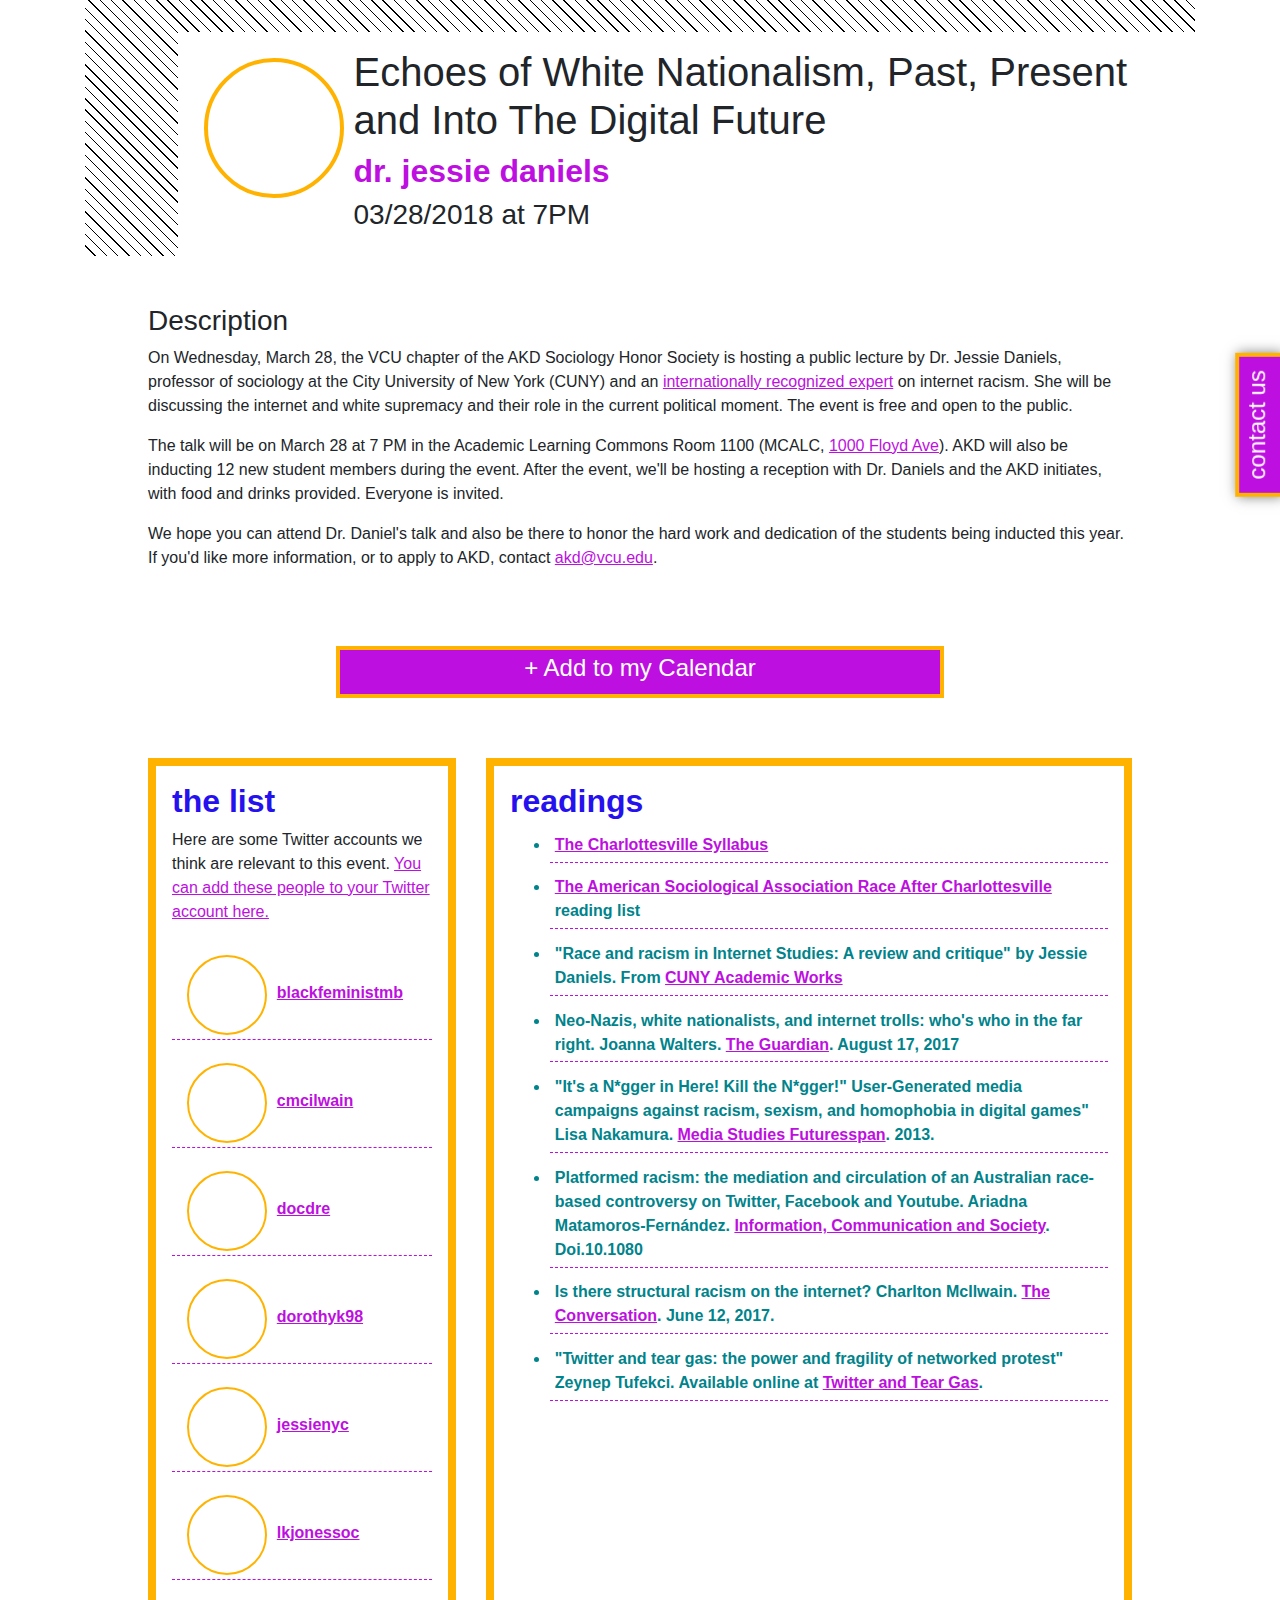
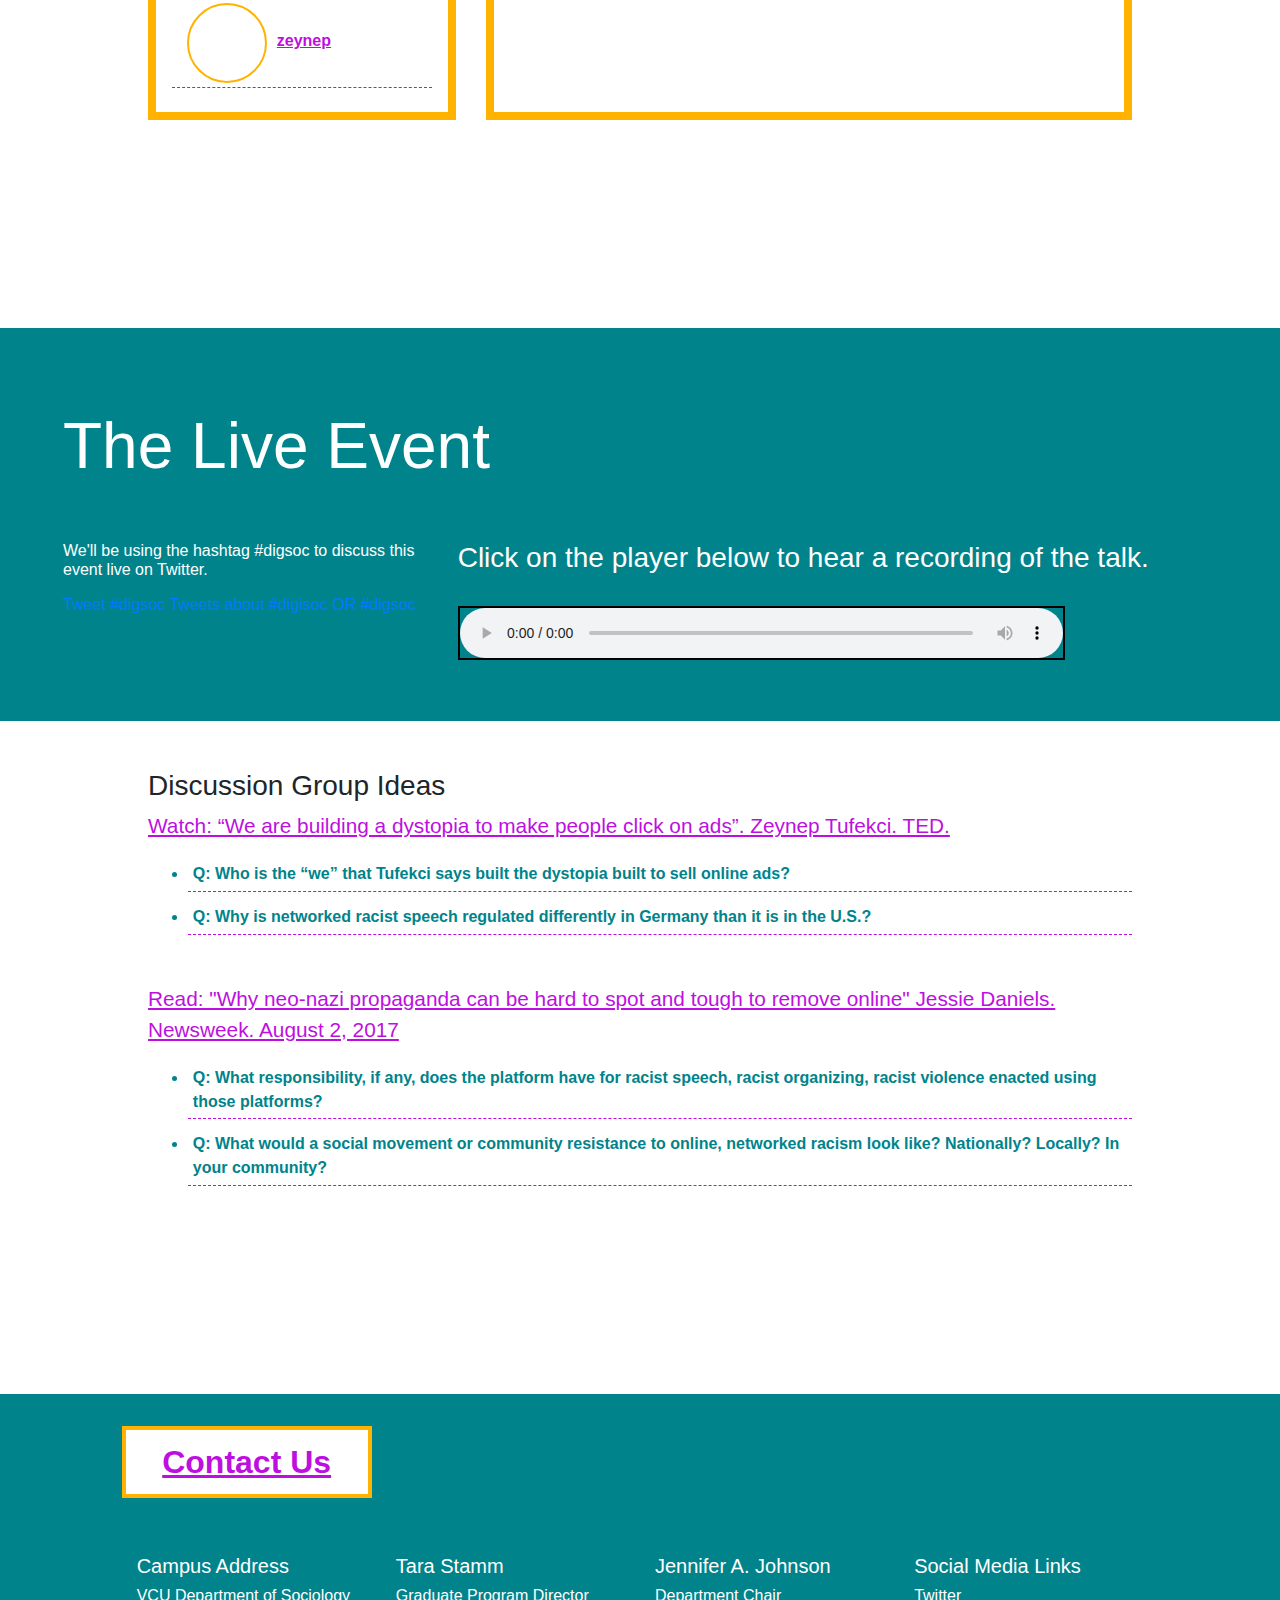
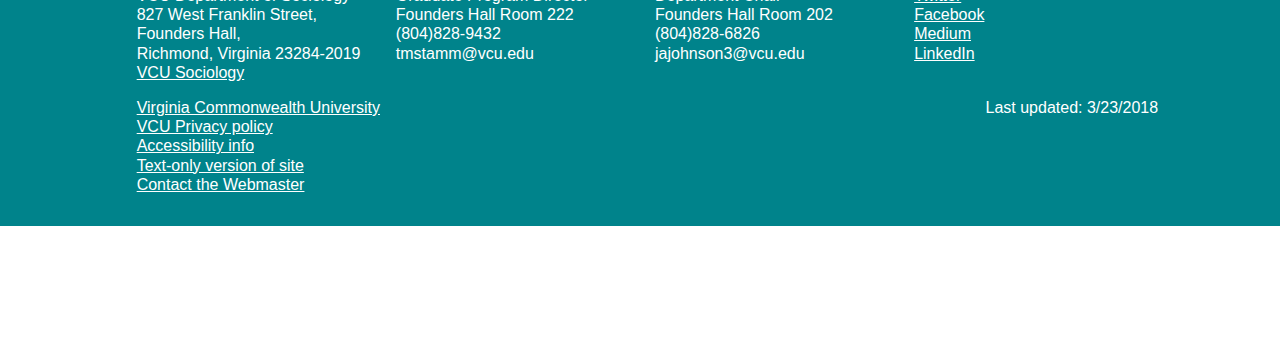
<file: events/index.html>
<!doctype html>
<html class="no-js" lang="en">

<head>
    <meta charset="utf-8">
    <meta http-equiv="x-ua-compatible" content="ie=edge">
    <title>VCU Sociology Event</title>
    <meta name="description" content="">
    <meta name="viewport" content="width=device-width, initial-scale=1">
    <link rel="manifest" href="site.webmanifest">
    <link rel="apple-touch-icon" href="icon.png">
    <!-- Place favicon.ico in the root directory -->
    <link rel="stylesheet" type="text/css" href="https://cdnjs.cloudflare.com/ajax/libs/twitter-bootstrap/4.0.0-beta.3/css/bootstrap.css">
    <script type="text/javascript" src="//branding.vcu.edu/bar/academic/latest.js"></script>
    <script type="text/javascript" src="js/ouical.js"></script>
    <link rel="stylesheet" type="text/css" href="css/main.css">
</head>

<body id="soc-event">
    <div class="container">
        <div class="row stripes">
            <div class="question-content col-md-11 offset-md-1">
                <div class="speaker-avatar" id="jessie"></div>
                <h1 class="event-title">Echoes of White Nationalism, Past, Present and Into The Digital Future</h1>
                <h2 id="speaker">Dr. Jessie Daniels</h2>
                <h3>03/28/2018 at 7PM</h3>
            </div>
        </div>
    </div>
    <div class="container">
        <div class="row section details">
            <div class="col-md-12">
                <h3>Description</h3>
                <p>
                    On Wednesday, March 28, the VCU chapter of the AKD Sociology Honor Society is hosting a public lecture by Dr. Jessie Daniels, professor of sociology at the City University of New York (CUNY) and an <a href="https://www.gc.cuny.edu/Page-Elements/Academics-Research-Centers-Initiatives/Doctoral-Programs/Psychology/Faculty-Bios/Jessie-Daniels">internationally recognized expert</a> on internet racism. She will be discussing the internet and white supremacy and their role in the current political moment. The event is free and open to the public.
                </p>
                <p>
                    The talk will be on March 28 at 7 PM in the Academic Learning Commons Room 1100 (MCALC, <a href="https://www.google.com/maps?q=1000+Floyd+Ave&entry=gmail&source=g">1000 Floyd Ave</a>). AKD will also be inducting 12 new student members during the event. After the event, we'll be hosting a reception with Dr. Daniels and the AKD initiates, with food and drinks provided. Everyone is invited. </p>
                <p>
                    We hope you can attend Dr. Daniel's talk and also be there to honor the hard work and dedication of the students being inducted this year. If you'd like more information, or to apply to AKD, contact <a href="mailto:akd@vcu.edu">akd@vcu.edu</a>.
                </p>
            </div>
        </div>
        <div class="row section">
            <div id="the-date"></div>
        </div>
        <div class="row section">
            <div class="col-md-4">
                <div class="detail avatars">
                    <h2>the list</h2>
                    <p>Here are some Twitter accounts we think are relevant to this event. <a href="https://twitter.com/twoodwar/lists/dr-jesse-daniels-vcu">You can add these people to your Twitter account here.</a>
                        <!-- <a class="twitter-timeline" data-height="700" href="https://twitter.com/twoodwar/lists/dr-jesse-daniels-vcu?ref_src=twsrc%5Etfw">Dr. Jesse Daniels Visit List</a>
                        <script async src="https://platform.twitter.com/widgets.js" charset="utf-8"></script> -->
                        <ul id="twitter-follow-list">
                            <li>
                                <div class="twitter-avatar"></div><a href="https://twitter.com/blackfeministmb">blackfeministmb</a></li>
                            <li>
                                <div class="twitter-avatar"></div><a href="https://twitter.com/cmcilwain">cmcilwain</a></li>
                            <li>
                                <div class="twitter-avatar"></div><a href="https://twitter.com/docdre">docdre</a></li>
                            <li>
                                <div class="twitter-avatar"></div><a href="https://twitter.com/dorothyk98">dorothyk98</a></li>
                            <li>
                                <div class="twitter-avatar"></div><a href="https://twitter.com/jessienyc">jessienyc</a></li>
                            <li>
                                <div class="twitter-avatar"></div><a href="https://twitter.com/lkjonessoc">lkjonessoc</a></li>
                            <li>
                                <div class="twitter-avatar"></div><a href="https://twitter.com/zeynep">zeynep</a></li>
                        </ul>
                </div>
            </div>
            <div class="col-md-8">
                <div class="detail readings">
                    <h2>Readings</h2>
                    <ul id="readings">
                        <li><a href="https://medium.com/@UVAGSC/the-charlottesville-syllabus-9e01573419d0"><span >The Charlottesville Syllabus</span></a></li>
                        <li><a href="http://www.asanet.org/news-events/asa-news/understanding-race-after-charlottesville"><span >The American Sociological Association Race After Charlottesville </span></a><span>reading list</span></li>
                        <li><span>"Race and racism in Internet Studies: A review and critique" by Jessie Daniels. From </span><a href="https://academicworks.cuny.edu/cgi/viewcontent.cgi?article=1289&amp;context=hc_pubs"><span >CUNY Academic Works</span></a></li>
                        <li><span>Neo-Nazis, white nationalists, and internet trolls: who's who in the far right. Joanna Walters. </span><a href="https://www.theguardian.com/world/2017/aug/17/charlottesville-alt-right-neo-nazis-white-nationalists"><span >The Guardian</span></a><span>. August 17, 2017</span></li>
                        <li><span>"It's a N*gger in Here! Kill the N*gger!" User-Generated media campaigns against racism, sexism, and homophobia in digital games" Lisa Nakamura. </span><a href="https://lnakamur.files.wordpress.com/2013/04/nakamura-encyclopedia-of-media-studies-media-futures.pdf"><span>Media Studies Futuresspan</a>. 2013. </span>
                        </li>
                        <li><span>Platformed racism: the mediation and circulation of an Australian race-based controversy on Twitter, Facebook and Youtube. Ariadna Matamoros-Fernández. </span><a href="https://drive.google.com/file/d/1IUDCeczVo9Uq_fZ_MadjRTtnBFZ-ocFU/view?usp=sharing"><span >Information, Communication and Society</span></a><span>. Doi.10.1080</span></li>
                        <li><span>Is there structural racism on the internet? Charlton McIlwain. </span><a href="http://theconversation.com/is-there-structural-racism-on-the-internet-72919"><span >The Conversation</span></a><span>. June 12, 2017.</span></li>
                        <li><span>"Twitter and tear gas: the power and fragility of networked protest" Zeynep Tufekci. Available online at </span><a href="https://www.twitterandteargas.org/downloads/twitter-and-tear-gas-by-zeynep-tufekci.pdf"><span >Twitter and Tear Gas</span></a><span>. </span></li>
                    </ul>
                </div>
            </div>
        </div>
        <div class="row section">
            <div class="col-md-8 col-md-offset-2">
            </div>
        </div>
    </div>
    <div class="container-fluid teal">
        <div class="row section">
            <div class="col-md-12">
                <h3 id="theEvent">The Live Event</h3>
            </div>
        </div>
        <div class="row section">
            <div class="col-md-4">
                <p>We'll be using the hashtag #digsoc to discuss this event live on Twitter.</p>
                <a href="https://twitter.com/intent/tweet?button_hashtag=digsoc&ref_src=twsrc%5Etfw" class="twitter-hashtag-button" data-show-count="false">Tweet #digsoc</a>
                <script async src="https://platform.twitter.com/widgets.js" charset="utf-8"></script>
                <a class="twitter-timeline" href="https://twitter.com/search?q=%23digisoc%20OR%20%23digsoc" data-widget-id="976912893508808704">Tweets about #digisoc OR #digsoc</a>
                <script>
                ! function(d, s, id) {
                    var js, fjs = d.getElementsByTagName(s)[0],
                        p = /^http:/.test(d.location) ? 'http' : 'https';
                    if (!d.getElementById(id)) {
                        js = d.createElement(s);
                        js.id = id;
                        js.src = p + "://platform.twitter.com/widgets.js";
                        fjs.parentNode.insertBefore(js, fjs);
                    }
                }(document, "script", "twitter-wjs");
                </script>
            </div>
            <div class="col-md-8">
                <h3>Click on the player below to hear a recording of the talk. </h3>
                <audio controls>
                    <source src="https://digital.sociology.vcu.edu/events/media/Jessie_Daniels_VCU%20Sociology_01.mp3" type="audio/mpeg"> Your browser does not support the audio element.
                </audio>
            </div>
        </div>
    </div>
    <div class="container">
        <div class="row section">
            <div class="col-md-12">
                <h3 id="discussion">Discussion Group Ideas</h3>
            </div>
            <div class="col-md-12">
                <p class="discuss-prompt"><a href="https://www.ted.com/talks/zeynep_tufekci_we_re_building_a_dystopia_just_to_make_people_click_on_ads">Watch: “We are building a dystopia to make people click on ads”. Zeynep Tufekci. TED.</a> </p>
                <ul class="discuss-questions">
                    <li>Q: Who is the “we” that Tufekci says built the dystopia built to sell online ads? </li>
                    <li>Q: Why is networked racist speech regulated differently in Germany than it is in the U.S.?</li>
                </ul>
                <p class="discuss-prompt"><a href="http://www.newsweek.com/nazis-charlottesville-daily-stormer-tricks-online-dark-web-658857">Read: "Why neo-nazi propaganda can be hard to spot and tough to remove online" Jessie Daniels. Newsweek. August 2, 2017</a></p>
                <ul class="discuss-questions">
                    <li>Q: What responsibility, if any, does the platform have for racist speech, racist organizing, racist violence enacted using those platforms? </li>
                    <li>Q: What would a social movement or community resistance to online, networked racism look like? Nationally? Locally? In your community? </li>
                    <ul>
            </div>
        </div>
    </div>
    <div class="container-fluid">
        <div class="row footer" id="contact">
            <div class="col-md-5 offset-md-1 footer-header">
                <label class="modal-btn2" for="modal-toggle"><a class="btn-primary btn-lg btn btn-contact">Contact Us</a></label>
                <!-- <a class="btn-primary btn-lg btn btn-contact" href="#">Contact Us</a> -->
            </div>
            <div class="col-md-5 footer-header">
            </div>
            <div class="col-md-10 offset-md-1" id="footer">
                <footer class="main-footer row">
                    <div class="widget col-md-3">
                        <h5>Campus Address</h5>
                        <address>VCU Department of Sociology
                            <br> 827 West Franklin Street, Founders Hall,
                            <br> Richmond, Virginia 23284-2019
                            <br>
                            <a href="https://sociology.vcu.edu/">VCU Sociology</a></address>
                    </div>
                    <div class="widget col-md-3">
                        <h5>Tara Stamm</h5>
                        <address>Graduate Program Director
                            <br> Founders Hall Room 222
                            <br> (804)828-9432
                            <br> tmstamm@vcu.edu
                        </address>
                    </div>
                    <div class="widget col-md-3">
                        <h5>Jennifer A. Johnson</h5>
                        <address>Department Chair
                            <br> Founders Hall Room 202
                            <br> (804)828-6826
                            <br> jajohnson3@vcu.edu
                        </address>
                    </div>
                    <div class="widget col-md-3">
                        <h5>Social Media Links</h5>
                        <p><a href="https://twitter.com/sociologyatvcu?lang=en">Twitter</a>
                            <br>
                            <a href="https://www.facebook.com/SociologyatVCU/">Facebook</a>
                            <br>
                            <a href="https://medium.com/digital-sociology-at-vcu">Medium</a>
                            <br>
                            <a href="#">LinkedIn</a>
                        </p>
                    </div>
                    <div class="widget col-md-10">
                        <a href="https://www.vcu.edu">Virginia Commonwealth University</a>
                        <br>
                        <a href="https://www.vcu.edu/privacy-statement/">VCU Privacy policy</a>
                        <br>
                        <a href="https://accessibility.vcu.edu">Accessibility info</a>
                        <br>
                        <a href="https://ts.vcu.edu/cgi-bin/posh.pl?posh_referer=https://digital.sociology.vcu.edu/">Text-only version of site</a>
                        <br>
                        <a href="mailto:webmaster@vcu.edu">Contact the Webmaster</a>
                    </div>
                    <p>Last updated: <span id="date-modified">3/23/2018</span></p>
                </footer>
            </div>
        </div>
        <script type="text/javascript" src="js/main.js"></script>
        <div class="modal-container">
            <input id="modal-toggle" type="checkbox">
            <label class="modal-btn" for="modal-toggle">contact us</label>
            <label class="modal-backdrop" for="modal-toggle">contact us</label>
            <div class="modal-content">
                <label class="modal-close" for="modal-toggle">&#x2715;</label>
                <h2 id="theModal">contact us</h2>
                <!-- Begin MailChimp Signup Form -->
                <link href="//cdn-images.mailchimp.com/embedcode/classic-10_7.css" rel="stylesheet" type="text/css">
                <style type="text/css">
                #mc_embed_signup {
                    background: #fff;
                    clear: left;
                    font: 14px Helvetica, Arial, sans-serif;
                }
                /* Add your own MailChimp form style overrides in your site stylesheet or in this style block.
     We recommend moving this block and the preceding CSS link to the HEAD of your HTML file. */
                </style>
                <div id="mc_embed_signup">
                    <form action="https://vcu.us3.list-manage.com/subscribe/post?u=cc4d60b95e4ca278eb2b53d4e&amp;id=8b0601644e" method="post" id="mc-embedded-subscribe-form" name="mc-embedded-subscribe-form" class="validate" target="_blank" novalidate>
                        <div id="mc_embed_signup_scroll">
                            <div class="indicates-required"><span class="asterisk">*</span> indicates required</div>
                            <div class="mc-field-group">
                                <label for="mce-EMAIL">Email Address <span class="asterisk">*</span>
                                </label>
                                <input type="email" value="" name="EMAIL" class="required email" id="mce-EMAIL">
                            </div>
                            <div class="mc-field-group">
                                <label for="mce-FNAME">First Name </label>
                                <input type="text" value="" name="FNAME" class="" id="mce-FNAME">
                            </div>
                            <div class="mc-field-group">
                                <label for="mce-LNAME">Last Name </label>
                                <input type="text" value="" name="LNAME" class="" id="mce-LNAME">
                            </div>
                            <div class="mc-field-group input-group">
                                <strong>What kind of program information would you like? </strong>
                                <ul>
                                    <li>
                                        <input type="checkbox" value="1" name="group[20841][1]" id="mce-group[20841]-20841-0">
                                        <label for="mce-group[20841]-20841-0">I want to sign up for the digital sociology newsletter!</label>
                                    </li>
                                    <li>
                                        <input type="checkbox" value="2" name="group[20841][2]" id="mce-group[20841]-20841-1">
                                        <label for="mce-group[20841]-20841-1">I'd like someone from the program to contact me.</label>
                                    </li>
                                    <li>
                                        <input type="checkbox" value="4" name="group[20841][4]" id="mce-group[20841]-20841-2">
                                        <label for="mce-group[20841]-20841-2">I'm ready to apply!</label>
                                    </li>
                                </ul>
                            </div>
                            <div id="mce-responses" class="clear">
                                <div class="response" id="mce-error-response" style="display:none"></div>
                                <div class="response" id="mce-success-response" style="display:none"></div>
                            </div>
                            <!-- real people should not fill this in and expect good things - do not remove this or risk form bot signups-->
                            <div style="position: absolute; left: -5000px;" aria-hidden="true">
                                <input type="text" name="b_cc4d60b95e4ca278eb2b53d4e_8b0601644e" tabindex="-1" value="" aria-label="this is just cookie code">
                            </div>
                            <div class="clear">
                                <input type="submit" value="Subscribe" name="subscribe" id="mc-embedded-subscribe" class="button">
                            </div>
                        </div>
                    </form>
                </div>
                <script type='text/javascript' src='//s3.amazonaws.com/downloads.mailchimp.com/js/mc-validate.js'></script>
                <script type='text/javascript'>
                (function($) {
                    window.fnames = new Array();
                    window.ftypes = new Array();
                    fnames[0] = 'EMAIL';
                    ftypes[0] = 'email';
                    fnames[1] = 'FNAME';
                    ftypes[1] = 'text';
                    fnames[2] = 'LNAME';
                    ftypes[2] = 'text';
                }(jQuery));
                var $mcj = jQuery.noConflict(true);
                </script>
                <!--End mc_embed_signup-->
                <!-- <label class="modal-content-btn" for="modal-toggle">OK</label>    -->
            </div>
        </div>
        <!-- <a href="#modal-one" class="btn-side">contact us</a>
        <div class="modal" id="modal-one" aria-hidden="true">
            <div class="modal-dialog">
              <div class="modal-header">
                <h2>Modal in CSS?</h2>
                <a href="#" class="btn-close" aria-hidden="true">×</a>
              </div>
              <div class="modal-body">
                <p>One modal example here! :D</p>
              </div>
              <div class="modal-footer">
                <a href="#" class="btn">Nice!</a>
              </div>
            </div>
          </div> -->
    </div>
</body>

</html>
</file>
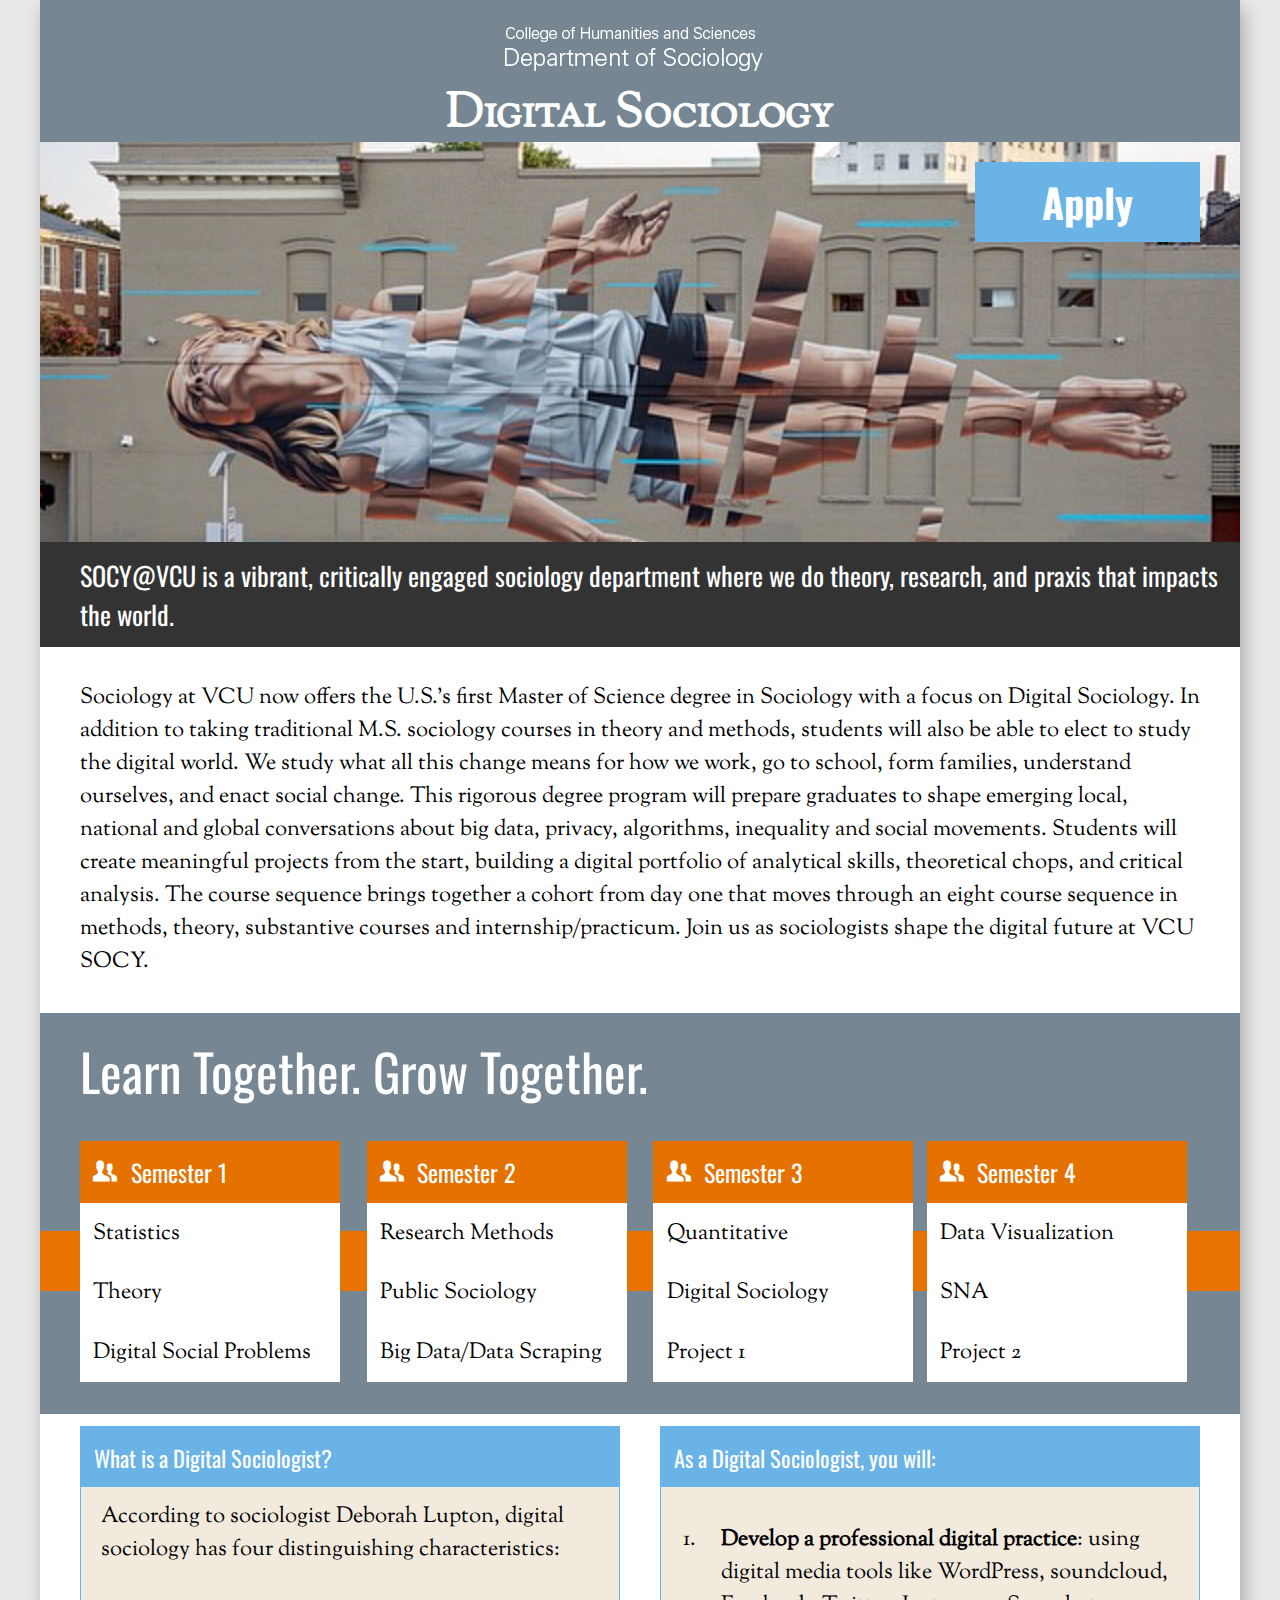
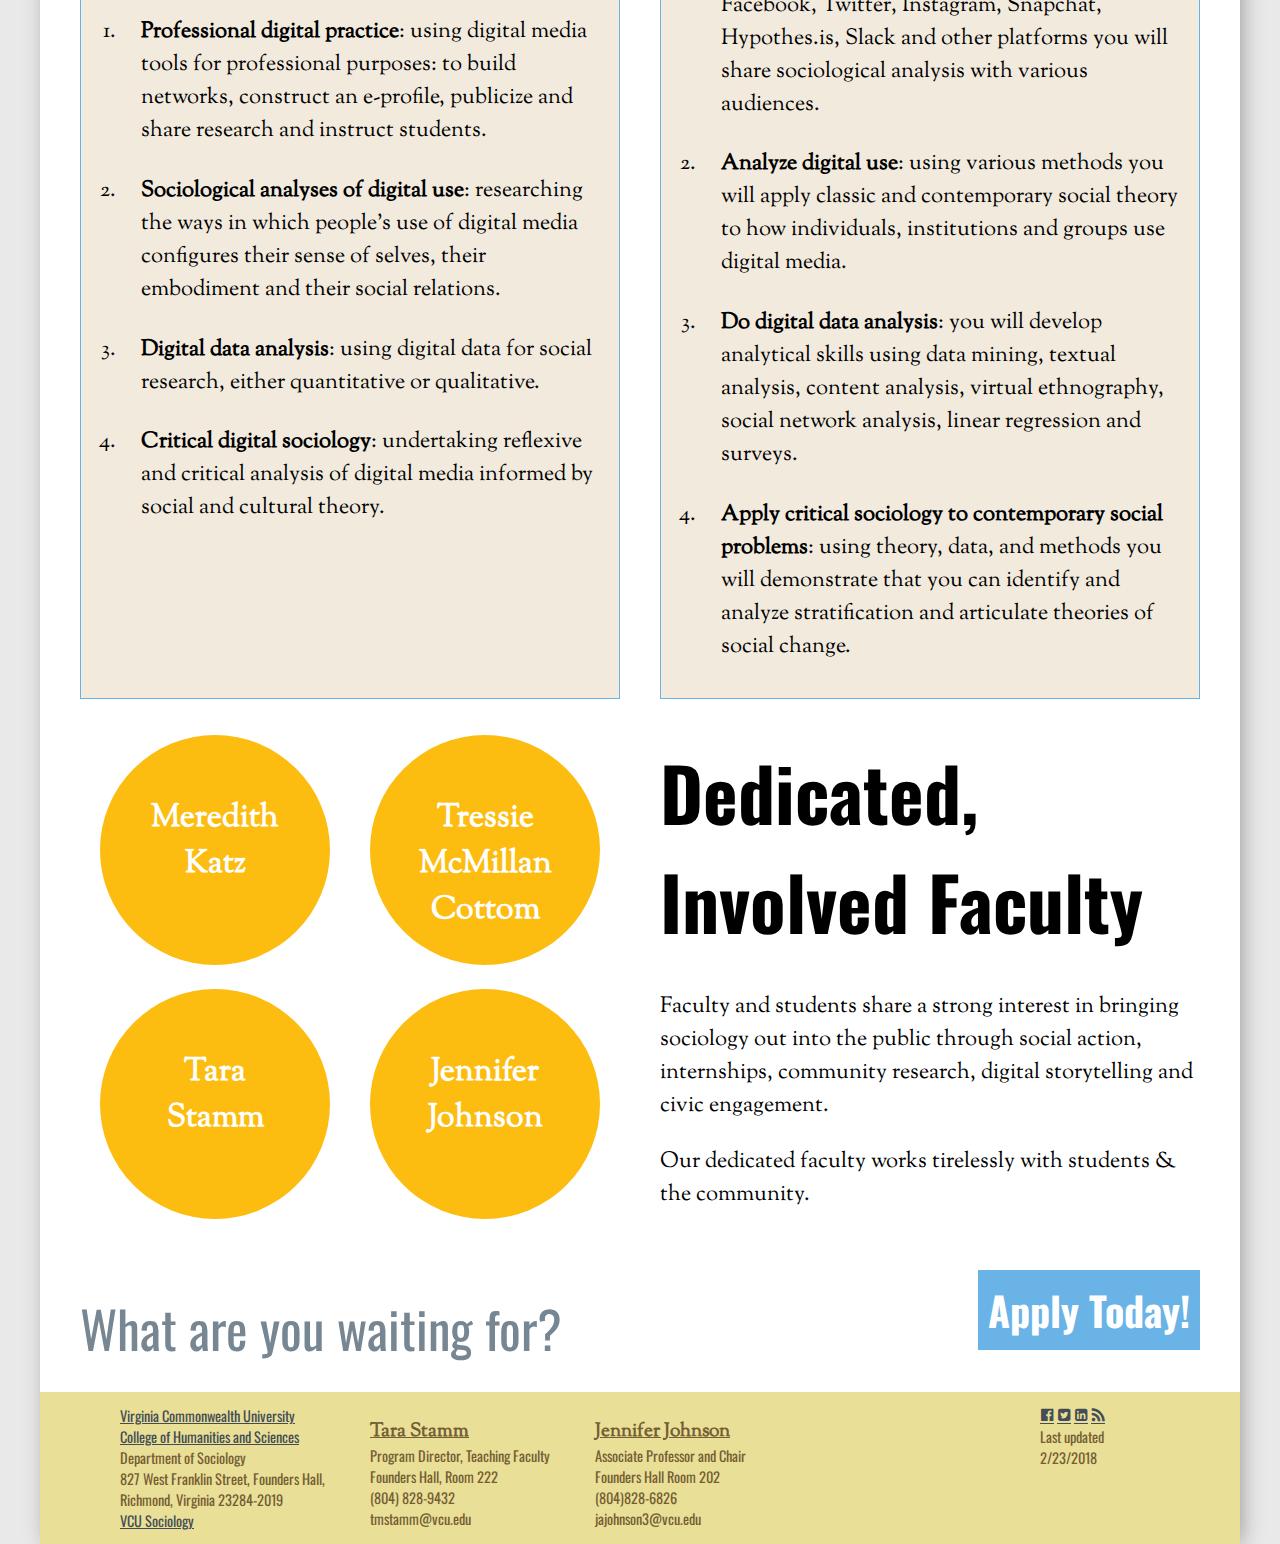
<file: OLDsitedata/index.html>
<!DOCTYPE html>
<html lang="en-US">
	<head itemscope itemtype="http://schema.org/WebSite">
		<meta charset="UTF-8">
		<meta name="viewport" content="width=device-width, initial-scale=1">
		<link href='http://fonts.googleapis.com/css?family=Sorts+Mill+Goudy:400,400italic|Oswald:400,700,300' rel='stylesheet' type='text/css'>
		<link rel="stylesheet" type="text/css" href="css/style.css" />

		<title>Digital Sociology | Masters of Science | Virgina Commonwealth University</title>
		<script type="text/javascript" src="//branding.vcu.edu/bar/academic/latest.js"></script>
	</head>
	<body class="page">
    <div class="container full-width">
      <header class="main-header">
          <div class="page-title add-gutter">
						<h4><a href="https://sociology.vcu.edu/"><img src="img2/socy-text.png" alt="VCU Sociology Logo" title="VCU Sociology" /></a></h4>
            <h2>Digital Sociology</h2>
          </div>
      </header>
      <section class="impact bg-img no-left-gutter group">

        <aside class="apply col-fourth">
          <a class="button" href="http://graduate.admissions.vcu.edu/apply/">Apply</a>
        </aside>
      </section>
      
      
			<figcaption>
				<h3>SOCY@VCU is a vibrant, critically engaged sociology department where we do theory, research, and praxis that impacts the world.</h3>
			</figcaption>

      <main class="content-area">
          <section class="main-copy full-width">
            <p>Sociology at VCU now offers the U.S.'s first Master of Science degree in Sociology with a focus on Digital Sociology. In addition to taking traditional M.S. sociology courses in theory and methods, students will also be able to elect to study the digital world. We study what all this change means for how we work, go to school, form families, understand ourselves, and enact social change. This rigorous degree program will prepare graduates to shape emerging local, national and global conversations about big data, privacy, algorithms, inequality and social movements. Students will create meaningful projects from the start, building a digital portfolio of analytical skills, theoretical chops, and critical analysis. The course sequence brings together a cohort from day one that moves through an eight course sequence in methods, theory, substantive courses and internship/practicum. Join us as sociologists shape the digital future at VCU SOCY.</p>
          </section>

          <section class="curriculum full-width no-gutters">
            <h3>Learn Together. Grow Together.</h3>
            <div class="semesters">
              <div class="semester col-fourth">
                <h4>Semester 1</h4>
                <ul>
                    <li>Statistics</li>
                    <li>Theory</li>
                    <li>Digital Social Problems</li>
                </ul>
              </div>

              <div class="semester col-fourth">
                <h4>Semester 2</h4>
                <ul>
                    <li>Research Methods</li>
                    <li>Public Sociology</li>
                    <li>Big Data/Data Scraping</li>
                </ul>
              </div>

              <div class="semester col-fourth">
                <h4>Semester 3</h4>
                <ul>
                    <li>Quantitative</li>
                    <li>Digital Sociology</li>
                    <li>Project 1</li>
                </ul>
              </div>

              <div class="semester col-fourth">
                <h4>Semester 4</h4>
                <ul>
                    <li>Data Visualization</li>
                    <li>SNA</li>
                    <li>Project 2</li>
                </ul>
              </div>
            </div>
          </section>

          <section class="dig-soc full-width">
            <div class="soc-half half-col">
              <h4>What is a Digital Sociologist?</h4>
              <p>According to sociologist Deborah Lupton, digital sociology has four distinguishing characteristics:</p>
              <ol>
                <li><strong>Professional digital practice</strong>: using digital media tools for professional purposes: to build networks, construct an e-profile, publicize and share research and instruct students. </li>
                <li><strong>Sociological analyses of digital use</strong>: researching the ways in which people's use of digital media configures their sense of selves, their embodiment and their social relations. </li>
                <li><strong>Digital data analysis</strong>: using digital data for social research, either quantitative or qualitative. </li>
                <li><strong>Critical digital sociology</strong>: undertaking reflexive and critical analysis of digital media informed by social and cultural theory.</li>
              </ol>
            </div>

            <div class="soc-half half-col">
              <h4>As a Digital Sociologist, you will:</h4>
              <ol>
                <li><strong>Develop a professional digital practice</strong>: using digital media tools like WordPress, soundcloud, Facebook, Twitter, Instagram, Snapchat, Hypothes.is, Slack and other platforms you will share sociological analysis with various audiences. </li>
                <li><strong>Analyze digital use</strong>: using various methods you will apply classic and contemporary social theory to how individuals, institutions and groups use digital media. </li>
                <li><strong>Do digital data analysis</strong>: you will develop analytical skills using data mining, textual analysis, content analysis, virtual ethnography, social network analysis, linear regression and surveys. </li>
                <li><strong>Apply critical sociology to contemporary social problems</strong>: using theory, data, and methods you will demonstrate that you can identify and analyze stratification and articulate theories of social change.</li>
              </ol>
            </div>
          </section>

          <section class="faculty full-width group">
            <div class="projects half-col group">
              <div class="project">
                <a class="katz" href="http://sociology.vcu.edu/person/meredith-katz-2/">Meredith <span>Katz</span></a>
              </div>
              <div class="project">
                <a class="cottom" href="http://sociology.vcu.edu/person/tressie-m-cottom/">Tressie <span>McMillan</span> Cottom</a>
              </div>
              <div class="project">
                <a class="stamm" href="http://sociology.vcu.edu/person/tara-stamm/">Tara <span>Stamm</span></a>
              </div>
              <div class="project">
                <a class="johnson" href="http://sociology.vcu.edu/person/jennifer-johnson/">Jennifer <span>Johnson</span></a>
              </div>
            </div>

            <div class="dedication half-col">
              <h3 class="huge">Dedicated, Involved Faculty</h3>
              <p>Faculty and students share a strong interest in bringing sociology out into the public through social action, internships, community research, digital storytelling and civic engagement.</p>

              <p>Our dedicated faculty works tirelessly with students &amp; the community.</p>
            </div>
          </section>

          <section class="dont-wait group add-gutter">
            <h3>What are you waiting for?</h3>
            <a class="col-third button" href="http://graduate.admissions.vcu.edu/apply/">Apply Today!</a>
          </section>
      </main>

      <footer class="main-footer full-width group">
        <div class="widget col-fourth">
         
          <address>
       <a href="https://www.vcu.edu/" target=_blank>Virginia Commonwealth University</a><br>
<a href="http://has.vcu.edu/" target=_blank>College of Humanities and Sciences</a><br>
            Department of Sociology<br/>
            827 West Franklin Street, Founders Hall,<br/>
            Richmond, Virginia 23284-2019<br/>
						<a href="https://sociology.vcu.edu/">VCU Sociology</a>
          </address>
        </div>

        <div class="widget col-fourth">
          <h5>Tara Stamm</h5>
          <address>
						Program Director, Teaching Faculty<br/>
            Founders Hall, Room 222<br/>
            (804) 828-9432<br/>
						tmstamm@vcu.edu
          </address>
        </div>

        <div class="widget col-fourth">
          <h5>Jennifer Johnson</h5>
          <address>
						Associate Professor and Chair<br/>
						Founders Hall Room 202<br/>
						(804)828-6826<br/>
						jajohnson3@vcu.edu
          </address>
        </div>

        <div class="widget col-sixth">
           <a href="https://www.facebook.com/SociologyatVCU" title="Facebook" alt="Facebook" class="icon icon-facebook"></a>
             <a href="https://www.twitter.com/VCUCHS" title="Twitter" alt="Twitter" class="icon icon-twitter"></a>
             <a href="http://vcuchs.tumblr.com/" title="LinkedIn" alt="LinkedIn" class="icon icon-linkedin"></a>
             <a href="http://sociology.vcu.edu/rss/" title="RSS" alt="RSS" class="icon icon-rss"></a> <br>Last updated 2/23/2018
        </div>
      </footer>
    </div>
  </body>
</html>
</file>
<file: events/css/main.css>
@import url("https://fonts.googleapis.com/css?family=Montserrat");

h2 {
  display: block;
  color: #2511EE;
  font-weight: 700;
  background-color: #fff;
  text-transform: lowercase; }

.container-fluid {
  padding-right: 0;
  padding-left: 0; }

.sr-only {
  position: absolute;
  width: 1px;
  height: 1px;
  padding: 0;
  margin: -1px;
  overflow: hidden;
  clip: rect(0, 0, 0, 0);
  border: 0; }

.sr-only-focusable:active, .sr-only-focusable:focus {
  position: static;
  width: auto;
  height: auto;
  margin: 0;
  overflow: visible;
  clip: auto; }

a.skip-link {
  position: fixed;
  z-index: 1000;
  top: 0;
  right: 0;
  color: #2511EE; }

.screen-reader-text {
  font-size: inherit; }

.row {
  margin-left: 0;
  margin-right: 0; }

.black {
  background-color: #000;
  color: #fff; }

.jumbotron {
  background-color: #fff;
  background-image: url(https://rampages.us/extras/imgs/dig_soc_bg_smush.jpg);
  background-repeat: no-repeat;
  background-position: bottom;
  background-size: cover;
  margin: 0;
  border-radius: 0; }

.hand {
  position: relative; }

.hand img {
  position: absolute;
  top: 0;
  right: 0;
  display: block;
  z-index: 12000;
  max-height: 850px; }

/*MAP RELATED OVERLAYS*/
#loc-graph {
  position: absolute;
  display: block;
  bottom: 0;
  right: 0;
  background-color: rgba(255, 255, 255, 0.8);
  height: 100%;
  z-index: 4000; }

#mapid {
  display: none; /* Remove once we have maps working again */
  height: 320px;
  width: 100%;
  margin: 0;
  background-color: #d9dac3; }

#city-data {
  height: 200px;
  width: 100%;
  background-color: #fff;
  z-index: 2000;
  margin: 3em 0 0 4em; }

#city-data h2 {
  color: #000;
  font-weight: 400;
  text-transform: none;
  margin-top: .5em; }

#title {
  font-weight: 700;
  font-size: 11vmin;
  color: #fff;
  width: 33%;
  line-height: .8em;
  text-shadow: 2px 1px 20px #2511ee96; }

#hook-text {
  color: #2511EE;
  width: 16%;
  background-color: #fff;
  display: block;
  padding: 1em;
  margin: 2em 0 0 6%;
  font-weight: 700;
  line-height: 1.1em;
  border-bottom: solid 6px; }

#data-map {
  display: none; /* Remove once we have maps working again */
  font-size: .9em;
  padding-top: 10px; }

/* ADDING UNDERLINE LINKS TO LEAFLET */
.leaflet-control-attribution a {
  text-decoration: underline; }

#mapid:focus {
  border: 2px solid red !important; }

.subheading {
  color: #2511EE;
  font-weight: 700;
  font-size: 1.1em; }

.wide-pics {
  width: 100%;
  height: 70%;
  display: block;
  margin: 0 auto; }

.faculty-avatar {
  width: 70px;
  height: 70px;
  border: solid 4px #FFB300;
  border-radius: 50%;
  float: right;
  margin: 10px; }

.btn {
  font-weight: 700; }

.btn-soc {
  border-radius: 0;
  background-color: #fff;
  color: #000;
  border: 4px solid #2511EE;
  width: 250px;
  color: #2511EE;
  margin-top: 30px; }

.btn-soc:hover {
  background-color: #2511EE;
  color: #fff;
  border: 4px solid #2511EE; }

.section {
  margin-top: 3em;
  padding: 0 3em; }

.fac-head {
  width: 100%;
  overflow: hidden;
  object-fit: cover;
  height: 300px; }

.footer {
  margin-top: 10em;
  padding: 0 2em;
  margin-bottom: 3em;
  color: #fff;
  background-color: #00838b;
  padding: 2em 0;
  line-height: 1.2; }

.footer a {
  color: #fff;
  text-decoration: underline; }

.footer-header {
  margin-bottom: 3em; }

.stripes {
  background: repeating-linear-gradient(45deg, #fff, #fff 7px, #000 7px, #000 8px);
  min-height: 4em;
  width: 100%; }

#description {
  position: relative;
  padding: 1.5em; }

.question-content {
  background-color: #fff;
  margin-top: 2em;
  padding: 1em; }

#question {
  color: #2511EE;
  font-weight: 700; }

#question-response {
  color: #00838b;
  margin: 0 3em;
  font-weight: 600; }

.btn-contact {
  border-radius: 0;
  background-color: #fff;
  color: #000;
  border: 4px solid #FFB300;
  width: 250px;
  color: #BD10E0;
  font-weight: 700;
  font-size: 2em; }

.btn-contact:hover {
  background-color: #BD10E0;
  color: #fff;
  border: 4px solid #FFB300; }

a.btn-contact {
  color: #BD10E0; }

#faculty h2 {
  margin-bottom: 2em; }

#faculty h3 {
  color: #BD10E0;
  font-size: 1.3em;
  margin-top: .8em; }

#faculty img {
  border: 8px solid #FFB300;
  margin-top: -2em; }

#faculty col-md-3 {
  margin-bottom: 2em; }

.faculty-details {
  margin-bottom: 4em; }

.color-stack {
  width: 20px;
  margin: -2em auto; }

.aqua {
  height: 20px;
  background-color: #00838b; }

.orange {
  height: 20px;
  background-color: #FFB300; }

.pink {
  height: 20px;
  background-color: #BD10E0; }

/*SEMESTER*/
.semester, .detail {
  border: 8px solid #FFB300;
  padding: 1em;
  height: 100%; }

.semester h3 {
  color: #BD10E0;
  text-transform: lowercase; }

.course-item{
  color: #00838b;
  font-weight: 700;
  margin-bottom: .5em;
  cursor: pointer;
  border-bottom: 1px dashed #BD10E0;
  padding: .3em; 
}

li a {
  color: #BD10E0;
}

.course-item:hover {
  color: #fff;
  background-color: #00838b; 
}

li:hover a {
  color: #fff;
}

.course-description {
  display: none; }

#show-course-detail {
  -webkit-transition: all .3s linear;
  -moz-transition: all .3s linear;
  -o-transition: all .3s linear;
  transition: all .3s linear; }

.show-course {
  margin-top: 2em;
  background-color: #BD10E0;
  color: #fff;
  padding: 1em;
  min-height: 10em; }

/*MEDIUM STUFF*/
.medium-title {
  display: block;
  width: 80%;
  margin-bottom: .3em;
  color: #BD10E0;
  padding: 5px 10px;
  font-size: 1.2em;
  text-decoration: underline; }

.medium-title:hover {
  background-color: #BD10E0;
  color: #fff; }


/*EVENT SPECIFIC*/
.readings a, .avatars a, .details a, .discuss-prompt a {
  text-decoration: underline;
  color: #BD10E0;
}

.readings a:hover, .avatars a:hover, .details a:hover, .readings li:hover a, .avatars li:hover a, .details li:hover a  {
  color: #BD10E0;
} 


#speaker {
  color: #BD10E0;
  text-transform: lowercase
}

.speaker-avatar {
  width: 140px;
  height: 140px;
  border: solid 4px #FFB300;
  border-radius: 50%;
  float: left;
  margin: 10px; 
}

#jessie {
  background-image: url(https://twitter.com/jessienyc/profile_image?size=original);
  background-repeat: no-repeat;
  background-size: cover;
}

#twitter-follow-list {
  list-style: none;
  margin: 0;
  padding: 0;  
}

#twitter-follow-list li {
  height: 100px;
}

#twitter-follow-list li {
  line-height: 6em;
}

#twitter-follow-list li:hover, #twitter-follow-list li:hover a {
  background-color: #fff;
  color: #BD10E0;
}

.twitter-avatar {
  height: 80px;
  width: 80px;
  border: solid 2px #FFB300;
  border-radius: 50%;
  float: left;
  margin: 10px; 
  display: block;
}

#the-date {    
    width: 60%;
    background: #BD10E0;
    border: solid #FFB300 4px;
    font-size: 1.5em;
    text-align: center;
    color: #fff;
    display: block;
    margin: .5em auto;
    cursor: pointer;
}

#the-date .add-to-calendar-checkbox{
  width: 100%;
  height: auto;
}

#the-date:hover {
    background: #FFB300;
    border: solid #BD10E0 4px;
}

#the-date .add-to-calendar-checkbox~a {
  width: 100%;
  margin: 0 auto;
  color: #fff;
  transition: all 0.3s ease-in;
}


#the-date .add-to-calendar-checkbox:checked~a:hover {
  background-color: #fff;
  color: #BD10E0;
}

#readings li, li {
  color: #00838b;
  font-weight: 700;
  margin-bottom: .5em;
  border-bottom: 1px dashed #BD10E0;
  padding: .3em; 
}

#readings li:hover {
  background-color: #fff;
}

#theEvent {
  font-size: 4em;
}

.teal {
  margin-top: 10em;
  padding: 0 2em;
  margin-bottom: 3em;
  color: #fff;
  background-color: #00838b;
  padding: 2em 0;
  line-height: 1.2; }

  .orange {
  margin-top: 10em;
  padding: 0 2em;
  margin-bottom: 3em;
  color: #fff;
  background-color: #00838b;
  padding: 2em 0;
  line-height: 1.2; }

.discuss-prompt {
  font-size: 1.3em;
}

ul.discuss-questions {
  margin-bottom: 3em;
}

/*FLOATING BUTTON & MODAL POPUP*/
.modal-container {
  margin: 60px auto;
  padding-top: 0px;
  width: 160px;
  -webkit-overflow-scrolling: touch; }
  .modal-container .modal-btn {
    position: fixed;
    right: -2.1em;
    top: 50%;
    width: 6em;
    height: 1.9em;
    margin-top: -2em;
    background: #BD10E0;
    border: solid #FFB300;
    border-width: 4px 4px 0 4px;
    font-size: 1.5em;
    text-align: center;
    color: white;
    transform: rotate(-90deg);
    padding: 0 0 2px 0;
    box-shadow: rgba(0, 0, 0, 0.5) 0 0.1em 0.5em;
    z-index: 30000; }
  .modal-container .modal-btn2 {
    position: fixed;
    right: -2.1em;
    top: 50%;
    width: 6em;
    height: 1.9em;
    margin-top: -2em;
    border-width: 4px 4px 0 4px;
    font-size: 1.5em;
    text-align: center;
    padding: 0 0 2px 0; }
  .modal-container .modal-content,
  .modal-container .modal-backdrop {
    height: 0;
    width: 0;
    opacity: 0;
    visibility: hidden;
    overflow: hidden;
    cursor: pointer;
    transition: opacity 0.2s ease-in;
    -webkit-overflow-scrolling: touch; }
  .modal-container .modal-close {
    color: #6d6d6d;
    position: absolute;
    right: 5px;
    top: 5px;
    padding-top: 3px;
    background: #fff;
    font-size: 20px;
    width: 25px;
    height: 25px;
    font-weight: bold;
    text-align: center;
    cursor: pointer; }
    .modal-container .modal-close:hover {
      color: #333; }
  .modal-container .modal-content-btn {
    position: absolute;
    text-align: center;
    cursor: pointer;
    bottom: 20px;
    right: 30px;
    background: #446CB3;
    color: #fff;
    width: 50px;
    border-radius: 2px;
    font-size: 14px;
    height: 32px;
    padding-top: 9px;
    font-weight: normal; }
    .modal-container .modal-content-btn:hover {
      color: #fff;
      background: #365690; }
  .modal-container #modal-toggle {
    display: none; }
    .modal-container #modal-toggle.active ~ .modal-backdrop, .modal-container #modal-toggle:checked ~ .modal-backdrop {
      background-color: rgba(0, 0, 0, 0.6);
      width: 100vw;
      height: 100vh;
      position: fixed;
      left: 0;
      top: 0;
      z-index: 30001;
      visibility: visible;
      opacity: 1;
      transition: opacity 0.2s ease-in;
      -webkit-overflow-scrolling: touch; }
    .modal-container #modal-toggle.active ~ .modal-content, .modal-container #modal-toggle:checked ~ .modal-content {
      opacity: 1;
      background-color: #fff;
      width: 50%;
      height: 100%;
      padding: 10px 30px;
      position: fixed;
      left: calc(25%);
      top: 0;
      border-radius: 4px;
      z-index: 30002;
      pointer-events: auto;
      cursor: auto;
      visibility: visible;
      -webkit-overflow-scrolling: touch; }
      @media (max-width: 400px) {
        .modal-container #modal-toggle.active ~ .modal-content, .modal-container #modal-toggle:checked ~ .modal-content {
          left: 0;
          width: 100%;
          -webkit-overflow-scrolling: touch; } }

/*FIX FOR MODAL BOX DIMENSIONS AND SURVEYMONKEY COLORS*/
.smcx-embed {
  width: 100% !important;
  max-width: 100% !important;
  height: 100% !important; }

.smcx-embed > .smcx-iframe-container {
  width: 100% !important;
  max-width: 100% !important;
  height: 100% !important; }

/*FIX FOR FOOTER CONTACT BUTTON COLORS*/
a:not([href]):not([tabindex]) {
  color: #BD10E0;
  text-decoration: underline; }

/*MOBILE LAND*/
/* Smartphones (portrait and landscape) ----------- */
@media only screen and (max-device-width: 780px) {
  .section {
    padding:0;
  }
  /* Styles */
  .hand img {
    display: block;
    max-width: 70%; }

  #hook-text {
    width: 90%; }

  .btn.btn-soc.btn-primary.btn-lg {
    width: 100%;
    font-size: 0.9rem; }

  #modal-toggle {
    display: none; }
    #modal-toggle.active ~ .modal-backdrop, #modal-toggle:checked ~ .modal-backdrop {
      background-color: rgba(0, 0, 0, 0.6);
      width: 100vw;
      height: 100vh;
      position: fixed;
      left: 0;
      top: 0;
      z-index: 30001;
      visibility: visible;
      opacity: 1;
      transition: opacity 0.2s ease-in; }
    #modal-toggle.active ~ .modal-content, #modal-toggle:checked ~ .modal-content {
      opacity: 1;
      background-color: red;
      width: 80%;
      height: 800px;
      padding: 10px 30px;
      position: fixed;
      left: calc(5%);
      top: 0;
      border-radius: 4px;
      z-index: 30002;
      pointer-events: auto;
      cursor: auto;
      visibility: visible; } 
    }

/*# sourceMappingURL=main.css.map */


#mc_embed_signup .mc-field-group.input-group label {
  margin-left: .7em;
}

.mc-field-group strong {
  width: 100%;
}

audio {
  width: 80%;
  border: 2px solid #000;
  margin: 1.5em 0;
}
</file>
<file: OLDsitedata/css/style.css>
html {
  font-family: sans-serif;
  -webkit-text-size-adjust: 100%;
  -ms-text-size-adjust: 100%; }

body {
  margin: 0; }

article, aside, details, figcaption, figure, footer, header, main, menu, nav, section, summary {
  display: block; }

audio, canvas, progress, video {
  display: inline-block;
  vertical-align: baseline; }

audio:not([controls]) {
  display: none;
  height: 0; }

[hidden], template {
  display: none; }

a {
  background-color: transparent; }

a:active, a:hover {
  outline: 0; }

abbr[title] {
  border-bottom: 1px dotted; }

b, strong {
  font-weight: bold; }

dfn {
  font-style: italic; }

h1 {
  font-size: 2em;
  margin: 0.67em 0; }

mark {
  background: #ff0;
  color: #000; }

small {
  font-size: 80%; }

sub, sup {
  font-size: 75%;
  line-height: 0;
  position: relative;
  vertical-align: baseline; }

sup {
  top: -0.5em; }

sub {
  bottom: -0.25em; }

img {
  border: 0; }

svg:not(:root) {
  overflow: hidden; }

figure {
  margin: 1em 40px; }

hr {
  box-sizing: content-box;
  height: 0; }

pre {
  overflow: auto; }

code, kbd, pre, samp {
  font-family: monospace, monospace;
  font-size: 1em; }

button, input, optgroup, select, textarea {
  color: inherit;
  font: inherit;
  margin: 0; }

button {
  overflow: visible; }

button, select {
  text-transform: none; }

button, html input[type="button"], input[type="reset"], input[type="submit"] {
  -webkit-appearance: button;
  cursor: pointer; }

button[disabled], html input[disabled] {
  cursor: default; }

button::-moz-focus-inner, input::-moz-focus-inner {
  border: 0;
  padding: 0; }

input {
  line-height: normal; }

input[type="checkbox"], input[type="radio"] {
  box-sizing: border-box;
  padding: 0; }

input[type="number"]::-webkit-inner-spin-button, input[type="number"]::-webkit-outer-spin-button {
  height: auto; }

input[type="search"] {
  -webkit-appearance: textfield;
  box-sizing: content-box; }

input[type="search"]::-webkit-search-cancel-button, input[type="search"]::-webkit-search-decoration {
  -webkit-appearance: none; }

fieldset {
  border: 1px solid #c0c0c0;
  margin: 0 2px;
  padding: 0.35em 0.625em 0.75em; }

legend {
  border: 0;
  padding: 0; }

textarea {
  overflow: auto; }

optgroup {
  font-weight: bold; }

table {
  border-collapse: collapse;
  border-spacing: 0; }

td, th {
  padding: 0; }

/**Colors**/
/** Structure **/
/**Typography**/
@font-face {
  font-family: "vcu";
  src: url("fonts/vcu.eot");
  src: url("fonts/vcu.eot?#iefix") format("embedded-opentype"), url("fonts/vcu.woff") format("woff"), url("fonts/vcu.ttf") format("truetype"), url("fonts/vcu.svg#vcu") format("svg");
  font-weight: normal;
  font-style: normal; }
[data-icon]:before {
  font-family: "vcu" !important;
  content: attr(data-icon);
  font-style: normal !important;
  font-weight: normal !important;
  font-variant: normal !important;
  text-transform: none !important;
  speak: none;
  line-height: 1;
  -webkit-font-smoothing: antialiased;
  -moz-osx-font-smoothing: grayscale; }

[class^="icon-"]:before, [class*=" icon-"]:before {
  font-family: "vcu" !important;
  font-style: normal !important;
  font-weight: normal !important;
  font-variant: normal !important;
  text-transform: none !important;
  speak: none;
  line-height: 1;
  -webkit-font-smoothing: antialiased;
  -moz-osx-font-smoothing: grayscale; }

.icon-arrow-circle-right:before {
  content: "\61"; }

.icon-arrow-right:before {
  content: "\62"; }

.icon-scale:before {
  content: "\63"; }

.icon-asterisk:before {
  content: "\64"; }

.icon-bar-chart:before {
  content: "\65"; }

.icon-bullhorn:before {
  content: "\66"; }

.icon-check:before {
  content: "\67"; }

.icon-comment:before {
  content: "\68"; }

.icon-industry:before {
  content: "\69"; }

.icon-android-bookmark:before {
  content: "\6a"; }

.icon-lightbulb:before {
  content: "\6b"; }

.icon-bar-chart-alt:before {
  content: "\6c"; }

.icon-external:before {
  content: "\6d"; }

.icon-facebook:before {
  content: "\6f"; }

.icon-google-plus-square:before {
  content: "\70"; }

.icon-linkedin:before {
  content: "\71"; }

.icon-twitter:before {
  content: "\72"; }

.icon-cog:before {
  content: "\6e"; }

.icon-download:before {
  content: "\73"; }

.icon-share:before {
  content: "\74"; }

.icon-users:before, main .curriculum .semester h4:before {
  content: "\75"; }

.icon-user:before {
  content: "\76"; }

.icon-rss:before {
  content: "\77"; }

.icon-cogs:before {
  content: "\78"; }

.icon-database:before {
  content: "\79"; }

.icon-line-chart:before, main .digital-data h4:before {
  content: "\7a"; }

.icon-paperclip:before {
  content: "\41"; }

.icon-pie-chart:before {
  content: "\42"; }

.icon-university:before {
  content: "\43"; }

.icon-trophy:before {
  content: "\44"; }

.icon-users-alt:before {
  content: "\45"; }

.icon-wrench:before {
  content: "\46"; }

.icon-wordpress:before {
  content: "\47"; }

.icon-unlock:before {
  content: "\48"; }

.full-width {
  max-width: 1200px; }

.add-gutter {
  padding: 12px 20px; }
@media screen and (min-width: 41em) {
  .add-gutter {
    padding: 12px 40px; } }

.col {
  margin: 0 40px;
  width: 60px; }

div[class*=" col-"] {
  padding: 0 20px; }
@media screen and (min-width: 41em) {
  div[class*=" col-"] {
    padding: 0 40px; } }

@media screen and (min-width: 41em) {
  .col-fourth {
    max-width: 260px; }

  .col-third {
    max-width: 320px; }

  .col-three-fourth {
    max-width: 860px; }

  .col-two-third {
    max-width: 720px; }

  .col-sixth {
    max-width: 120px; }

  .half-col {
    width: 50%; } }
.flex {
  display: -webkit-box;
  display: -moz-box;
  display: -ms-flexbox;
  display: -webkit-flex;
  display: flex; }

body {
  background: #e9e9e9;
  font-family: "Goudy Old Style", "Sorts Mill Goudy", "Garamond", "Big Calson", serif;
  font-size: 62.5%; }

h1, h2, h3, h4, h5 {
  font-family: "Univers LT Std", "Oswald", "Arial", sans-serif;
  margin: 0;
  padding: 13.33333px 0; }

h2 {
  font-size: 24px;
  font-size: 2.4rem; }

h3, h4 {
  font-weight: normal; }
h3.huge, h4.huge {
  font-size: 32px;
  font-size: 3.2rem; }
@media screen and (min-width: 41em) {
  h3.huge, h4.huge {
    font-size: 46px;
    font-size: 4.6rem;
    font-weight: bold; } }

img {
  height: auto;
  max-width: 100%; }

.container {
  background: #FFFFFF;
  -webkit-box-shadow: 4px 4px 22px -4px rgba(0, 0, 0, 0.38);
  -moz-box-shadow: 4px 4px 22px -4px rgba(0, 0, 0, 0.38);
  box-shadow: 4px 4px 22px -4px rgba(0, 0, 0, 0.38);
  font-size: 14px;
  font-size: 1.4rem;
  margin: 0 auto; }

header {
  background: #000000;
  color: #FCBD10; }
header .logo {
  max-width: 240px; }
header .logo h1 {
  padding: 13.33333px 0 0; }
header .page-title {
  background: #768692;
  color: #FFFFFF;
  text-align: center; }
header .page-title h2, header .page-title h4 {
  font-family: "Goudy Old Style", "Sorts Mill Goudy", "Garamond", "Big Calson", serif; }
header .page-title h2 {
  font-size: 22px;
  font-size: 2.2rem;
  font-weight: bold;
  font-variant: small-caps;
  margin: 0;
  padding: 0; }
@media (min-width: 50em) {
  header .page-title h2 {
    font-size: 30px;
    font-size: 3rem;
    line-height: 0.65em; } }
header .page-title h4 {
  font-weight: 300;
  margin: 0;
  padding: 0; }
header .page-title h4 img {
  height: auto;
  line-height: 0.65em; }
header .page-title a {
  text-decoration: none; }
header .page-title a:link, header .page-title a:visited {
  color: #FCBD10; }
header .page-title a:hover, header .page-title a:focus, header .page-title a:active {
  color: #FFFFFF; }

figcaption {
  background: rgba(0, 0, 0, 0.8);
  color: #FFFFFF;
  padding: 0 20px; }
@media screen and (min-width: 41em) {
  figcaption {
    padding: 0 0 0 40px; } }
figcaption h3 {
  font-family: "Univers Condensed", "Oswald", "Arial", sans-serif; }

.impact.bg-img {
  background: url("../img/impact.png") no-repeat center;
  min-height: 400px; }
@media screen and (max-width: 41em) {
  .impact.bg-img {
    background-position: left center;
    border-bottom: 2px solid #768692;
    min-height: 200px; } }
.impact aside a.button {
  margin-top: 0; }
@media screen and (min-width: 42em) {
  .impact aside a.button {
    margin-top: 20px; } }
@media screen and (min-width: 28em) {
  .impact aside {
    margin: 0 20px; } }
@media screen and (min-width: 41em) {
  .impact aside {
    margin: 0 40px 0 auto;
    display: inline-block;
    float: right; } }
@media screen and (min-width: 41em) {
  .impact aside.col-fourth {
    max-width: none;
    margin-left: 40px;
    width: 225px; } }

main .digital-data {
  background: #FFFFFF;
  margin-bottom: 13.33333px; }
main .digital-data h4 {
  background: #768692;
  color: #FFFFFF;
  font-weight: normal; }
main .digital-data h4:before {
  display: inline-block;
  font-family: "vcu", serif;
  margin: 0 13.33333px; }
main .digital-data ul {
  list-style-type: none;
  margin: 0;
  padding: 13.33333px; }
main .digital-data ul li {
  margin: 13.33333px 0; }
main .main-copy {
  padding: 12px 40px; }
main .curriculum {
  background: #768692;
  padding: 20px 0; }
main .curriculum h3 {
  color: #FFFFFF;
  font-family: "Univers Condensed", "Oswald", "Arial", sans-serif;
  font-size: 32px;
  font-size: 3.2rem;
  padding: 0 20px; }
@media screen and (min-width: 41em) {
  main .curriculum h3 {
    padding: 0 40px; } }
main .curriculum .semesters {
  margin-top: 20px;
  padding: 0 20px; }
@media screen and (min-width: 41em) {
  main .curriculum .semesters {
    display: -webkit-box;
    display: -moz-box;
    display: -ms-flexbox;
    display: -webkit-flex;
    display: flex;
    flex-wrap: wrap;
    flex-flow: wrap;
    align-items: center;
    justify-content: center;
    padding: 0 40px; } }
@media screen and (min-width: 60em) {
  main .curriculum .semesters {
    background: url("../img/bar.jpg") center center repeat-x;
    background-size: auto 60px;
    flex-wrap: nowrap;
    flex-flow: nowrap; } }
main .curriculum .semester {
  background: #FFFFFF;
  margin: 12px 13.33333px;
  position: relative;
  z-index: 100; }
main .curriculum .semester h4 {
  background: #E57200;
  color: #FFFFFF;
  font-size: 15px;
  font-size: 1.5rem; }
main .curriculum .semester h4:before {
  display: inline-block;
  font-family: "vcu", serif;
  margin: 0 13.33333px; }
main .curriculum .semester ul {
  margin: 0 0 0 13.33333px;
  padding: 0; }
main .curriculum .semester ul li {
  list-style-type: none;
  padding: 13.33333px 0; }
main .curriculum .semester.col-fourth {
  padding: 0;
  display: block; }
@media screen and (min-width: 41em) {
  main .curriculum .semester.col-fourth {
    max-width: none;
    margin-top: 12px;
    width: 46%; } }
@media screen and (min-width: 60em) {
  main .curriculum .semester.col-fourth {
    width: 25%; } }
@media screen and (min-width: 41em) {
  main .curriculum .semester:nth-child(odd) {
    margin-left: 0; }
  main .curriculum .semester:nth-child(even) {
    margin-right: 0; } }
@media screen and (min-width: 60em) {
  main .curriculum .semester:nth-child(odd) {
    margin-left: 13.33333px; }
  main .curriculum .semester:nth-child(even) {
    margin-right: 13.33333px; }
  main .curriculum .semester:first-child {
    margin-left: 0; }
  main .curriculum .semester:last-child {
    margin-left: 0; } }
@media screen and (min-width: 50em) {
  main .dig-soc {
    display: -webkit-box;
    display: -moz-box;
    display: -ms-flexbox;
    display: -webkit-flex;
    display: flex; } }
main .dig-soc .half-col {
  background: rgba(198, 170, 118, 0.25);
  border: 1px solid #69B3E7;
  margin: 12px 40px;
  width: auto; }
@media screen and (min-width: 50em) {
  main .dig-soc .half-col {
    width: 50%; }
  main .dig-soc .half-col:first-child {
    margin-right: 20px; }
  main .dig-soc .half-col:last-child {
    margin-left: 20px; } }
main .dig-soc .half-col h4 {
  background: #69B3E7;
  color: #FFFFFF;
  padding: 13.33333px; }
main .dig-soc .half-col p, main .dig-soc .half-col li {
  margin: 0;
  padding: 13.33333px 20px; }
@media screen and (min-width: 61.6em) {
  main .faculty {
    display: -webkit-box;
    display: -moz-box;
    display: -ms-flexbox;
    display: -webkit-flex;
    display: flex; } }
main .faculty .half-col {
  margin: 12px 40px;
  width: auto; }
@media screen and (min-width: 60em) {
  main .faculty .half-col:first-child {
    margin-right: 20px; }
  main .faculty .half-col:last-child {
    margin-left: 20px; } }
@media screen and (min-width: 61.6em) {
  main .faculty .half-col {
    width: 50%; } }
@media screen and (max-width: 32.856em) {
  main .faculty .projects {
    margin: 0 auto; } }
main .faculty .project a {
  background: #FCBD10;
  background-image: none;
  border-radius: 50%;
  color: #FFFFFF;
  display: block;
  font-size: 20px;
  font-size: 2rem;
  font-weight: bold;
  height: 110px;
  margin: 12px auto;
  padding: 65px 0;
  text-align: center;
  text-decoration: none;
  transition: background-image 0.5s ease-in-out;
  width: 240px; }
@media screen and (min-width: 32.856em) {
  main .faculty .project a {
    font-size: 18px;
    font-size: 1.8rem;
    float: left;
    margin: 12px 20px;
    padding: 90px 0;
    width: 280px; } }
@media screen and (min-width: 50em) {
  main .faculty .project a {
    font-size: 15px;
    font-size: 1.5rem;
    padding: 40px 0 30px 0;
    width: 160px; } }
@media screen and (min-width: 60em) {
  main .faculty .project a {
    font-size: 17px;
    font-size: 1.7rem;
    margin-left: 20px;
    padding: 40px 0;
    width: 185px; } }
@media screen and (min-width: 73em) {
  main .faculty .project a {
    font-size: 20px;
    font-size: 2rem;
    padding: 60px 0;
    width: 230px; } }
main .faculty .project a span {
  display: block; }
main .faculty .project a:hover {
  background-position: top center;
  background-repeat: no-repeat;
  background-size: cover;
  opacity: 0.5; }
main .faculty .project a.johnson:hover {
  background: url("../img/jj.jpg"); }
main .faculty .project a.cottom:hover {
  background-image: url("../img/tmc.jpg"); }
main .faculty .project a.katz:hover {
  background-image: url("../img/mk.jpg"); }
main .faculty .project a.stamm:hover {
  background-image: url("../img/ts.jpg"); }
main .dont-wait h3 {
  color: #768692;
  display: inline-block;
  font-size: 32px;
  font-size: 3.2rem;
  margin-top: 20px; }
@media screen and (min-width: 41em) {
  main .dont-wait .button {
    display: inline-block;
    float: right; } }

footer {
  background: #E9DF97;
  color: #755E33;
  padding: 13.33333px 40px; }
footer a:link, footer a:visited {
  color: #444D55; }
footer a:hover, footer a:focus, footer a:active {
  color: #114569; }
footer .widget {
  display: inline-block;
  font-family: "Univers Condensed", "Oswald", "Arial", sans-serif;
  font-size: 9px;
  font-size: 0.9rem;
  vertical-align: top; }
footer .widget.col-fourth {
  padding-right: 0; }
footer .widget h5 {
  font-family: "Goudy Old Style", "Sorts Mill Goudy", "Garamond", "Big Calson", serif;
  font-size: 12px;
  font-size: 1.2rem;
  font-weight: bold;
  padding-bottom: 0;
  text-decoration: underline; }
footer .widget address {
  font-style: normal; }
@media screen and (min-width: 41em) {
  footer .widget.col-sixth {
    float: right; } }
footer .widget ul.social {
  list-style-type: none; }
footer .widget ul.social li {
  display: inline; }
footer .widget ul.social li a {
  color: #987A42;
  display: inline-block;
  font-size: 24px;
  font-size: 2.4rem;
  text-decoration: none; }

a.button, .button, button {
  background: #69B3E7;
  color: #FFFFFF;
  display: block;
  font-family: "Univers Condensed", "Oswald", "Arial", sans-serif;
  font-size: 25px;
  font-size: 2.5rem;
  font-weight: bold;
  margin: 13.33333px 0;
  padding: 10px;
  text-align: center;
  text-decoration: none; }
a.button:hover, .button:hover, button:hover {
  background: #3d9de0; }

.group:after {
  content: "";
  display: table;
  clear: both; }

/*# sourceMappingURL=style.css.map */
</file>
